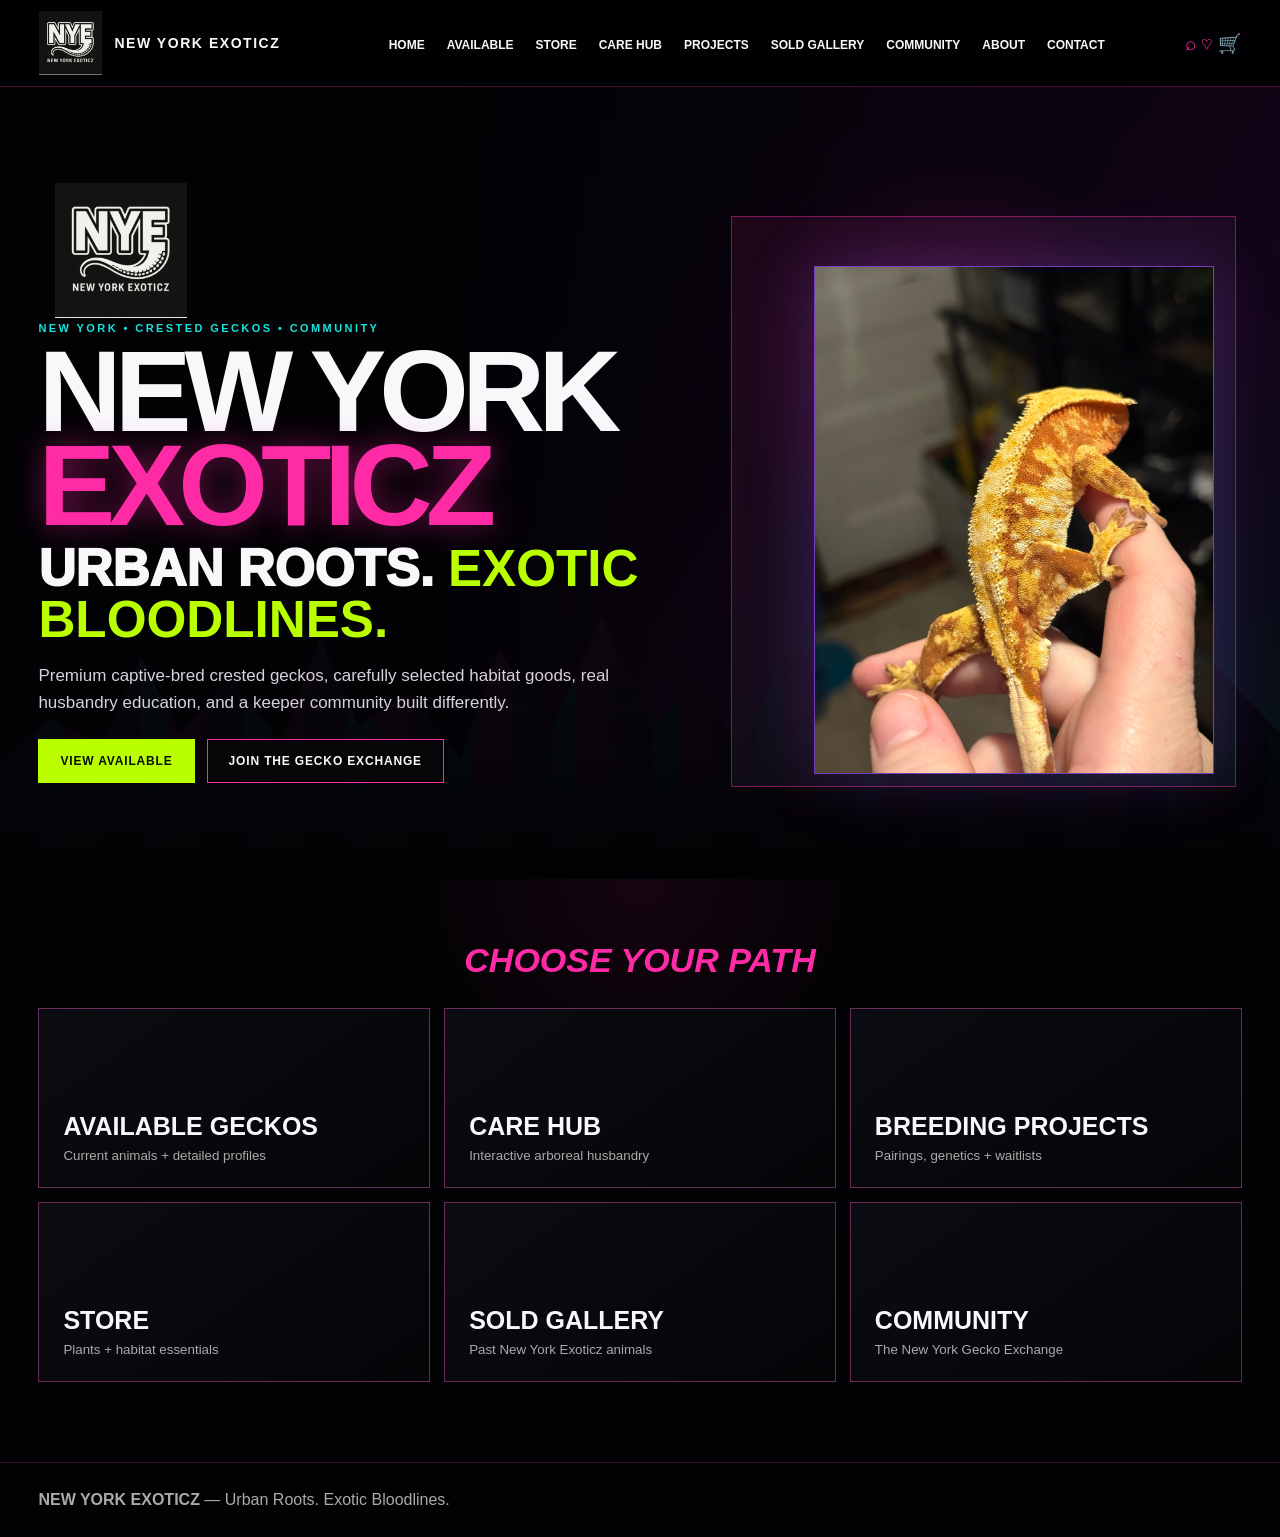
<file: index.html>
<!doctype html><html><head><meta charset="utf-8"><meta name="viewport" content="width=device-width,initial-scale=1"><title>New York Exoticz</title><link rel="stylesheet" href="styles.css"></head><body><header><div class="wrap navbar"><a class="brand" href="index.html"><img src="logo.jpg"><b>NEW YORK EXOTICZ</b></a><nav><a href="index.html">HOME</a><a href="available.html">AVAILABLE</a><a href="store.html">STORE</a><a href="care.html">CARE HUB</a><a href="projects.html">PROJECTS</a><a href="sold.html">SOLD GALLERY</a><a href="community.html">COMMUNITY</a><a href="about.html">ABOUT</a><a href="contact.html">CONTACT</a></nav><div class="icons">⌕ ♡ 🛒</div></div></header><section class="homeHero"><div class="wrap heroInner"><div><img class="heroLogo" src="logo.jpg"><div class="micro">NEW YORK • CRESTED GECKOS • COMMUNITY</div><h1>NEW YORK <span>EXOTICZ</span></h1><div class="tag">URBAN ROOTS. <b>EXOTIC BLOODLINES.</b></div><p class="copy">Premium captive-bred crested geckos, carefully selected habitat goods, real husbandry education, and a keeper community built differently.</p><div class="actions"><a class="btn fill" href="available.html">VIEW AVAILABLE</a><a class="btn pink" href="community.html">JOIN THE GECKO EXCHANGE</a></div></div><div class="heroVisual"><img src="gecko-c.jpg"></div></div></section><section class="paths"><div class="wrap"><h2>CHOOSE YOUR PATH</h2><div class="pathGrid"><a class="path" href="available.html"><strong>AVAILABLE GECKOS</strong><small>Current animals + detailed profiles</small></a><a class="path" href="care.html"><strong>CARE HUB</strong><small>Interactive arboreal husbandry</small></a><a class="path" href="projects.html"><strong>BREEDING PROJECTS</strong><small>Pairings, genetics + waitlists</small></a><a class="path" href="store.html"><strong>STORE</strong><small>Plants + habitat essentials</small></a><a class="path" href="sold.html"><strong>SOLD GALLERY</strong><small>Past New York Exoticz animals</small></a><a class="path" href="community.html"><strong>COMMUNITY</strong><small>The New York Gecko Exchange</small></a></div></div></section><footer><div class="wrap"><b>NEW YORK EXOTICZ</b> — Urban Roots. Exotic Bloodlines.</div></footer></body></html>
</file>
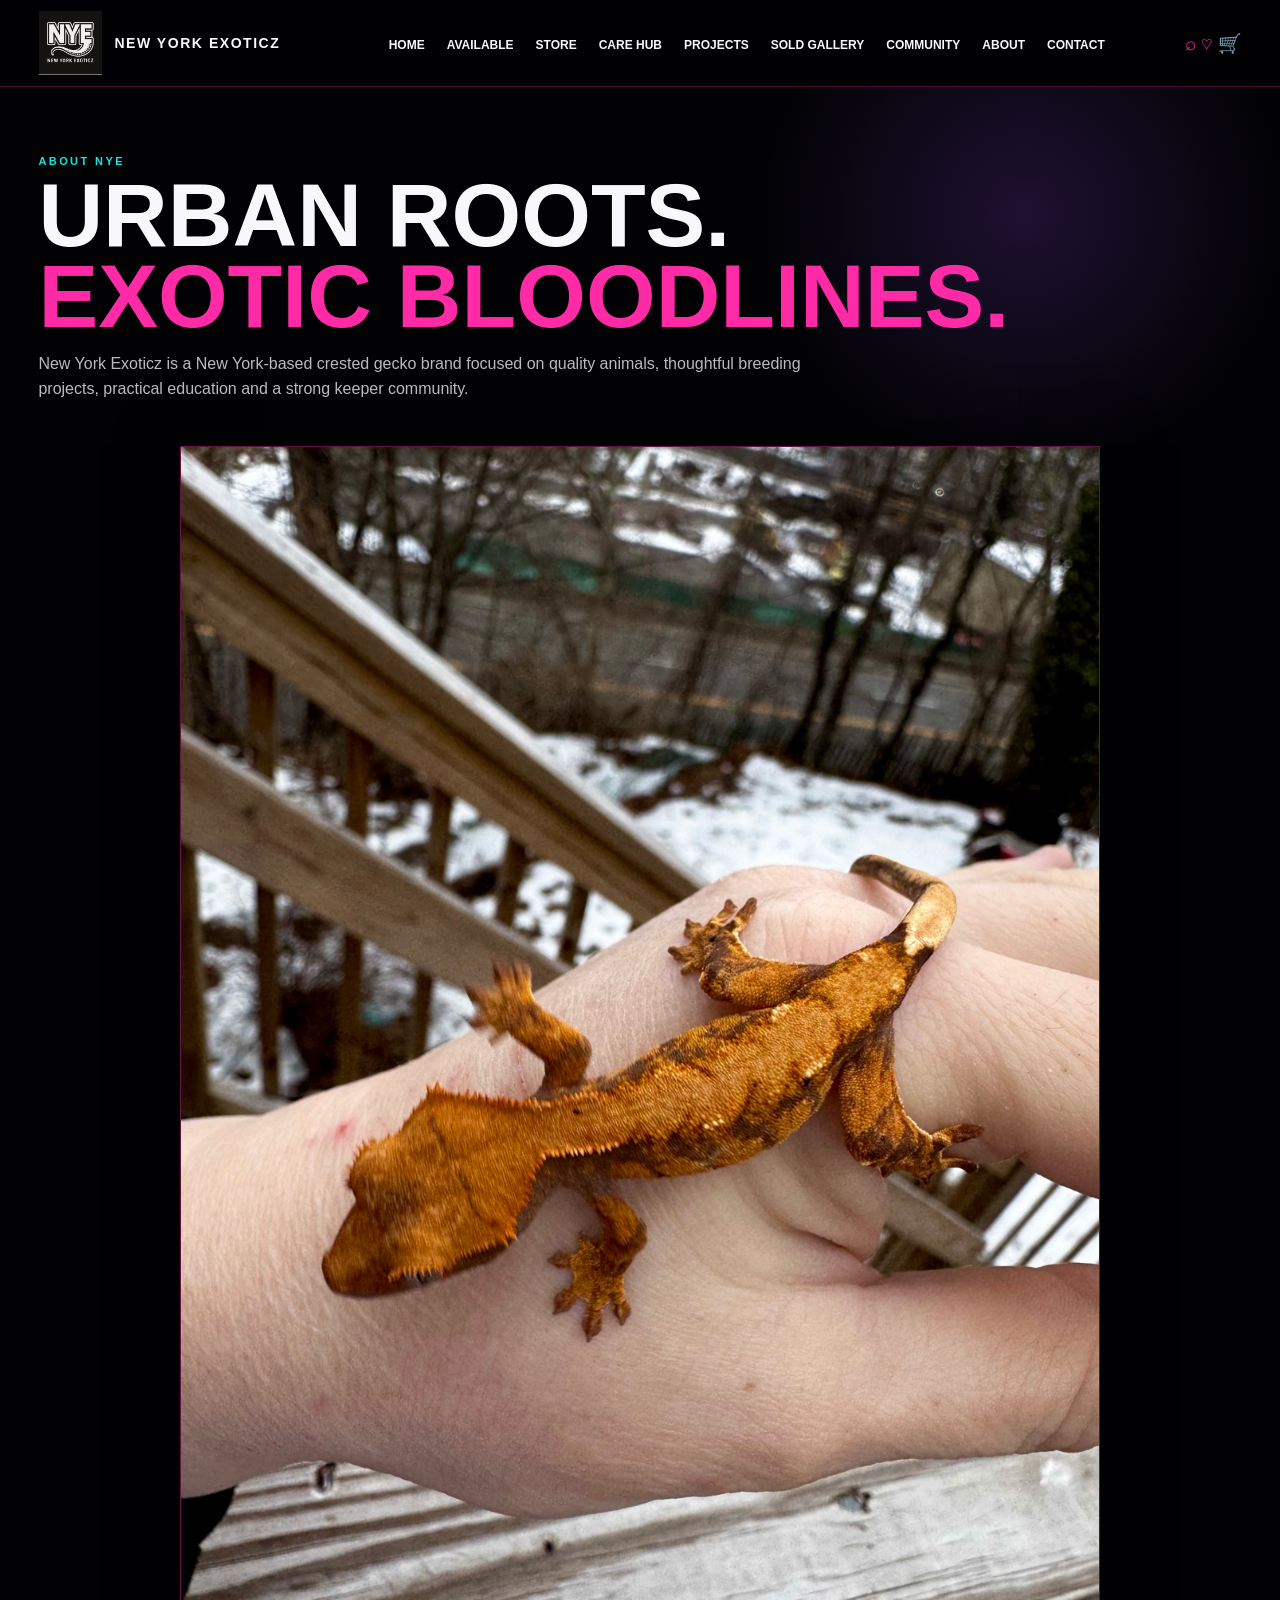
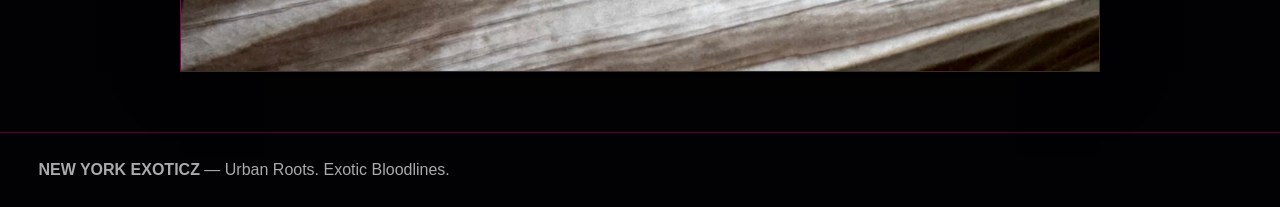
<file: about.html>
<!doctype html><html><head><meta charset="utf-8"><meta name="viewport" content="width=device-width,initial-scale=1"><title>About | New York Exoticz</title><link rel="stylesheet" href="styles.css"></head><body><header><div class="wrap navbar"><a class="brand" href="index.html"><img src="logo.jpg"><b>NEW YORK EXOTICZ</b></a><nav><a href="index.html">HOME</a><a href="available.html">AVAILABLE</a><a href="store.html">STORE</a><a href="care.html">CARE HUB</a><a href="projects.html">PROJECTS</a><a href="sold.html">SOLD GALLERY</a><a href="community.html">COMMUNITY</a><a href="about.html">ABOUT</a><a href="contact.html">CONTACT</a></nav><div class="icons">⌕ ♡ 🛒</div></div></header><section class="pageHero"><div class="wrap"><div class="micro">ABOUT NYE</div><h1>URBAN ROOTS.<br><span style="color:var(--pink)">EXOTIC BLOODLINES.</span></h1><p>New York Exoticz is a New York-based crested gecko brand focused on quality animals, thoughtful breeding projects, practical education and a strong keeper community.</p></div></section><div class="concept" style="max-width:920px"><img src="gecko-d.jpg"></div><footer><div class="wrap"><b>NEW YORK EXOTICZ</b> — Urban Roots. Exotic Bloodlines.</div></footer></body></html>
</file>
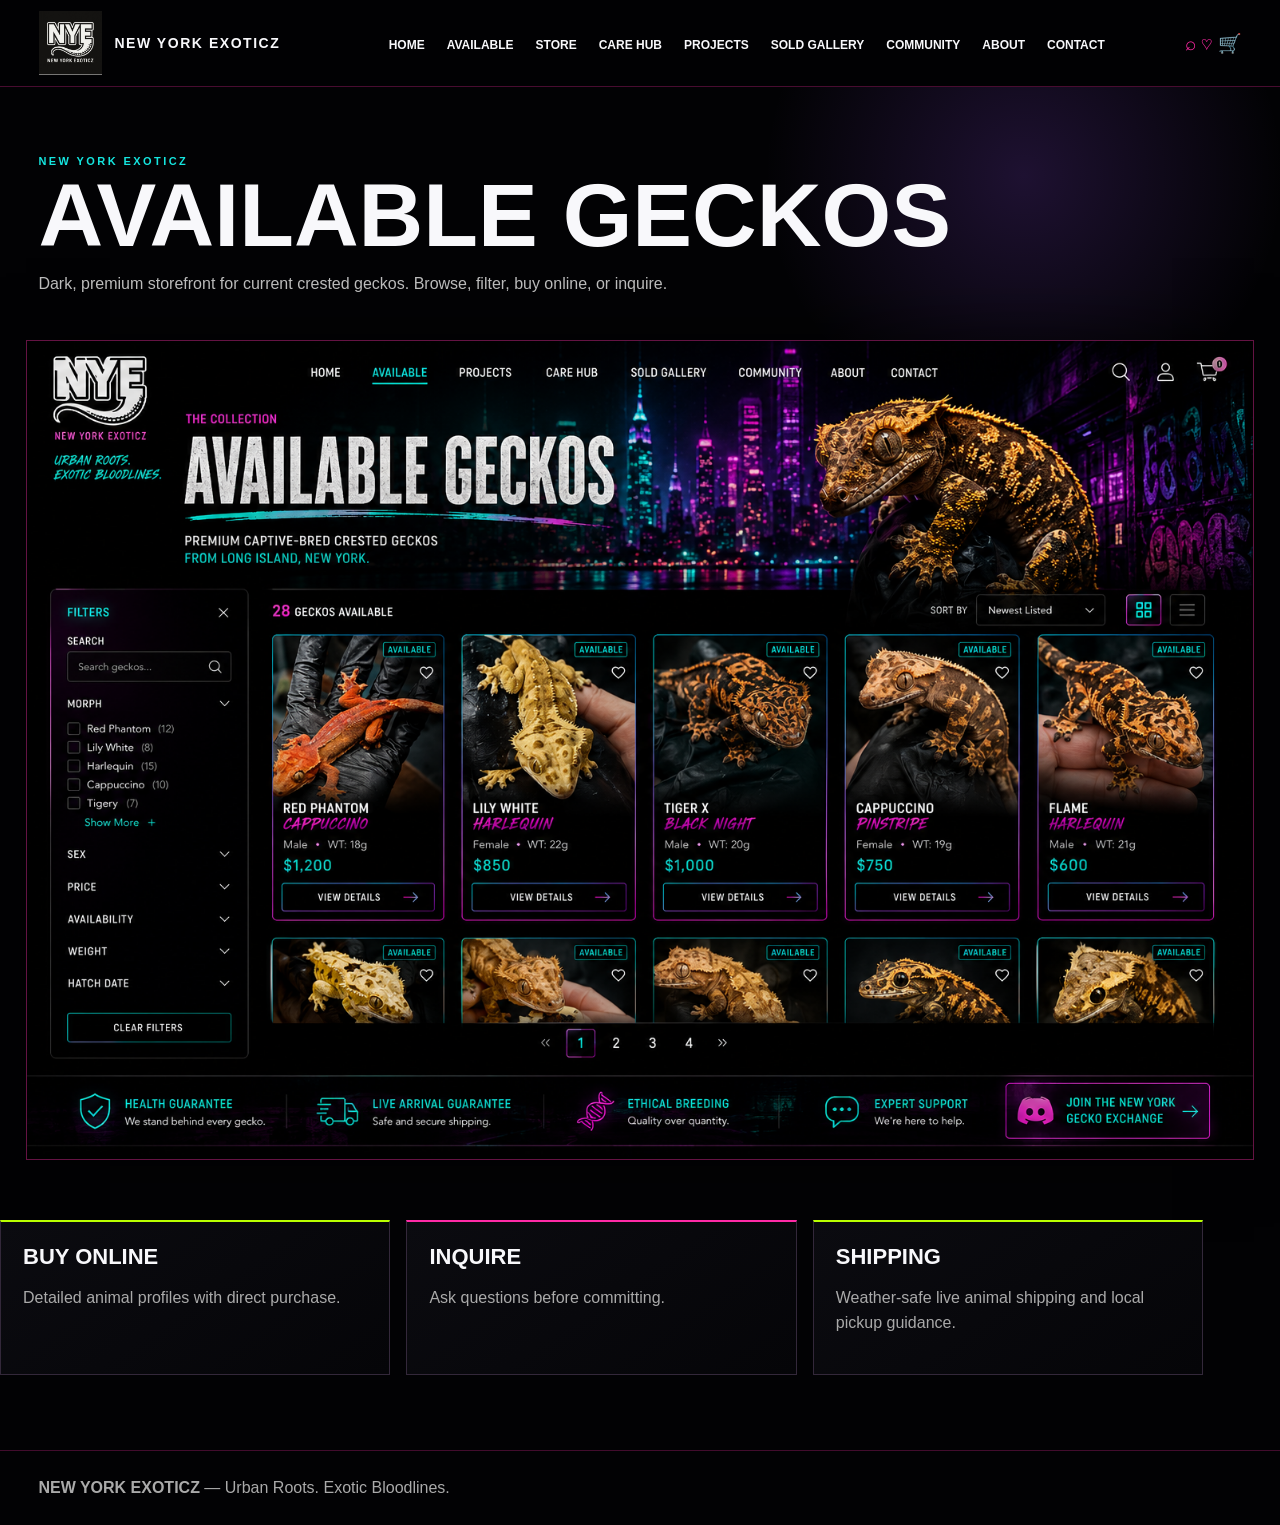
<file: available.html>
<!doctype html><html><head><meta charset="utf-8"><meta name="viewport" content="width=device-width,initial-scale=1"><title>AVAILABLE GECKOS | New York Exoticz</title><link rel="stylesheet" href="styles.css"></head><body><header><div class="wrap navbar"><a class="brand" href="index.html"><img src="logo.jpg"><b>NEW YORK EXOTICZ</b></a><nav><a href="index.html">HOME</a><a href="available.html">AVAILABLE</a><a href="store.html">STORE</a><a href="care.html">CARE HUB</a><a href="projects.html">PROJECTS</a><a href="sold.html">SOLD GALLERY</a><a href="community.html">COMMUNITY</a><a href="about.html">ABOUT</a><a href="contact.html">CONTACT</a></nav><div class="icons">⌕ ♡ 🛒</div></div></header><section class="pageHero"><div class="wrap"><div class="micro">NEW YORK EXOTICZ</div><h1>AVAILABLE GECKOS</h1><p>Dark, premium storefront for current crested geckos. Browse, filter, buy online, or inquire.</p></div></section><div class="concept"><img src="available-concept.png"></div><section class="wrap cards"><div class="card"><strong>BUY ONLINE</strong><p>Detailed animal profiles with direct purchase.</p></div><div class="card"><strong>INQUIRE</strong><p>Ask questions before committing.</p></div><div class="card"><strong>SHIPPING</strong><p>Weather-safe live animal shipping and local pickup guidance.</p></div></section><footer><div class="wrap"><b>NEW YORK EXOTICZ</b> — Urban Roots. Exotic Bloodlines.</div></footer></body></html>
</file>
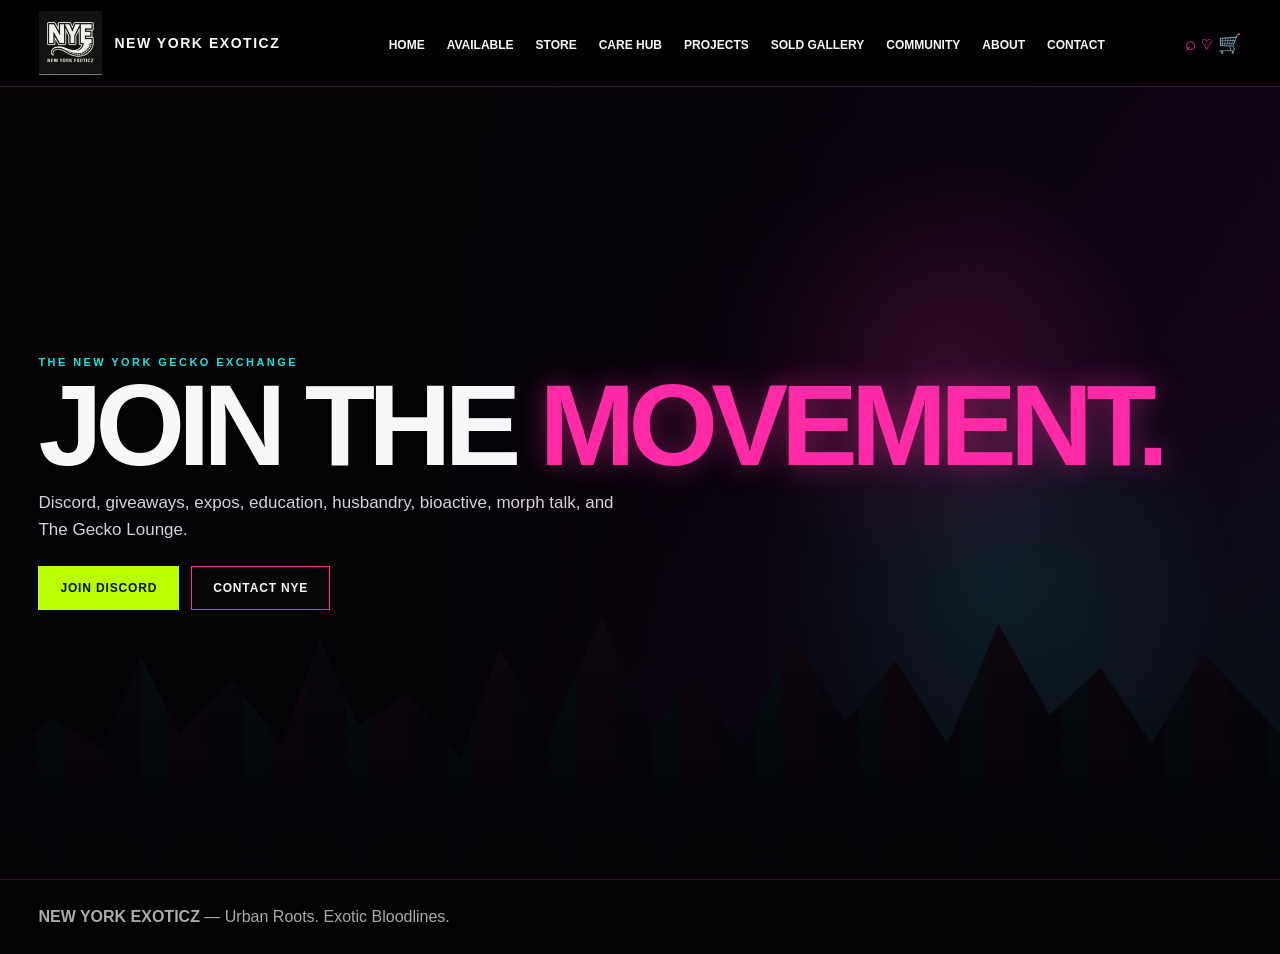
<file: community.html>
<!doctype html><html><head><meta charset="utf-8"><meta name="viewport" content="width=device-width,initial-scale=1"><title>Community | New York Exoticz</title><link rel="stylesheet" href="styles.css"></head><body><header><div class="wrap navbar"><a class="brand" href="index.html"><img src="logo.jpg"><b>NEW YORK EXOTICZ</b></a><nav><a href="index.html">HOME</a><a href="available.html">AVAILABLE</a><a href="store.html">STORE</a><a href="care.html">CARE HUB</a><a href="projects.html">PROJECTS</a><a href="sold.html">SOLD GALLERY</a><a href="community.html">COMMUNITY</a><a href="about.html">ABOUT</a><a href="contact.html">CONTACT</a></nav><div class="icons">⌕ ♡ 🛒</div></div></header><section class="homeHero"><div class="wrap heroInner" style="grid-template-columns:1fr"><div><div class="micro">THE NEW YORK GECKO EXCHANGE</div><h1>JOIN THE <span>MOVEMENT.</span></h1><p class="copy">Discord, giveaways, expos, education, husbandry, bioactive, morph talk, and The Gecko Lounge.</p><div class="actions"><a class="btn fill" href="#">JOIN DISCORD</a><a class="btn pink" href="contact.html">CONTACT NYE</a></div></div></div></section><footer><div class="wrap"><b>NEW YORK EXOTICZ</b> — Urban Roots. Exotic Bloodlines.</div></footer></body></html>
</file>
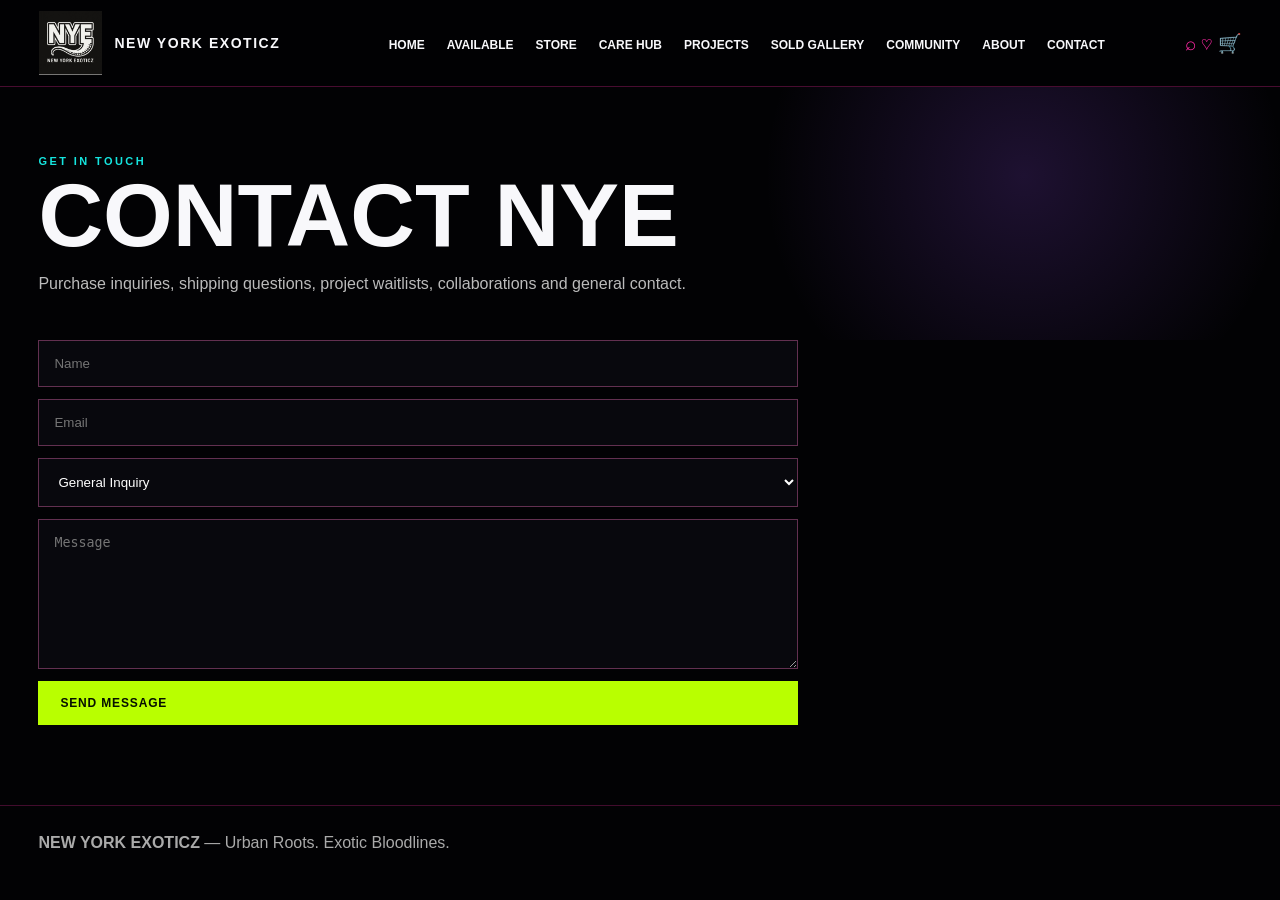
<file: contact.html>
<!doctype html><html><head><meta charset="utf-8"><meta name="viewport" content="width=device-width,initial-scale=1"><title>Contact | New York Exoticz</title><link rel="stylesheet" href="styles.css"></head><body><header><div class="wrap navbar"><a class="brand" href="index.html"><img src="logo.jpg"><b>NEW YORK EXOTICZ</b></a><nav><a href="index.html">HOME</a><a href="available.html">AVAILABLE</a><a href="store.html">STORE</a><a href="care.html">CARE HUB</a><a href="projects.html">PROJECTS</a><a href="sold.html">SOLD GALLERY</a><a href="community.html">COMMUNITY</a><a href="about.html">ABOUT</a><a href="contact.html">CONTACT</a></nav><div class="icons">⌕ ♡ 🛒</div></div></header><section class="pageHero"><div class="wrap"><div class="micro">GET IN TOUCH</div><h1>CONTACT NYE</h1><p>Purchase inquiries, shipping questions, project waitlists, collaborations and general contact.</p></div></section><section class="wrap"><form class="form"><input placeholder="Name"><input placeholder="Email"><select><option>General Inquiry</option><option>Gecko Purchase</option><option>Shipping</option><option>Breeding Project Waitlist</option></select><textarea placeholder="Message"></textarea><button class="btn fill" type="button">SEND MESSAGE</button></form></section><footer><div class="wrap"><b>NEW YORK EXOTICZ</b> — Urban Roots. Exotic Bloodlines.</div></footer></body></html>
</file>
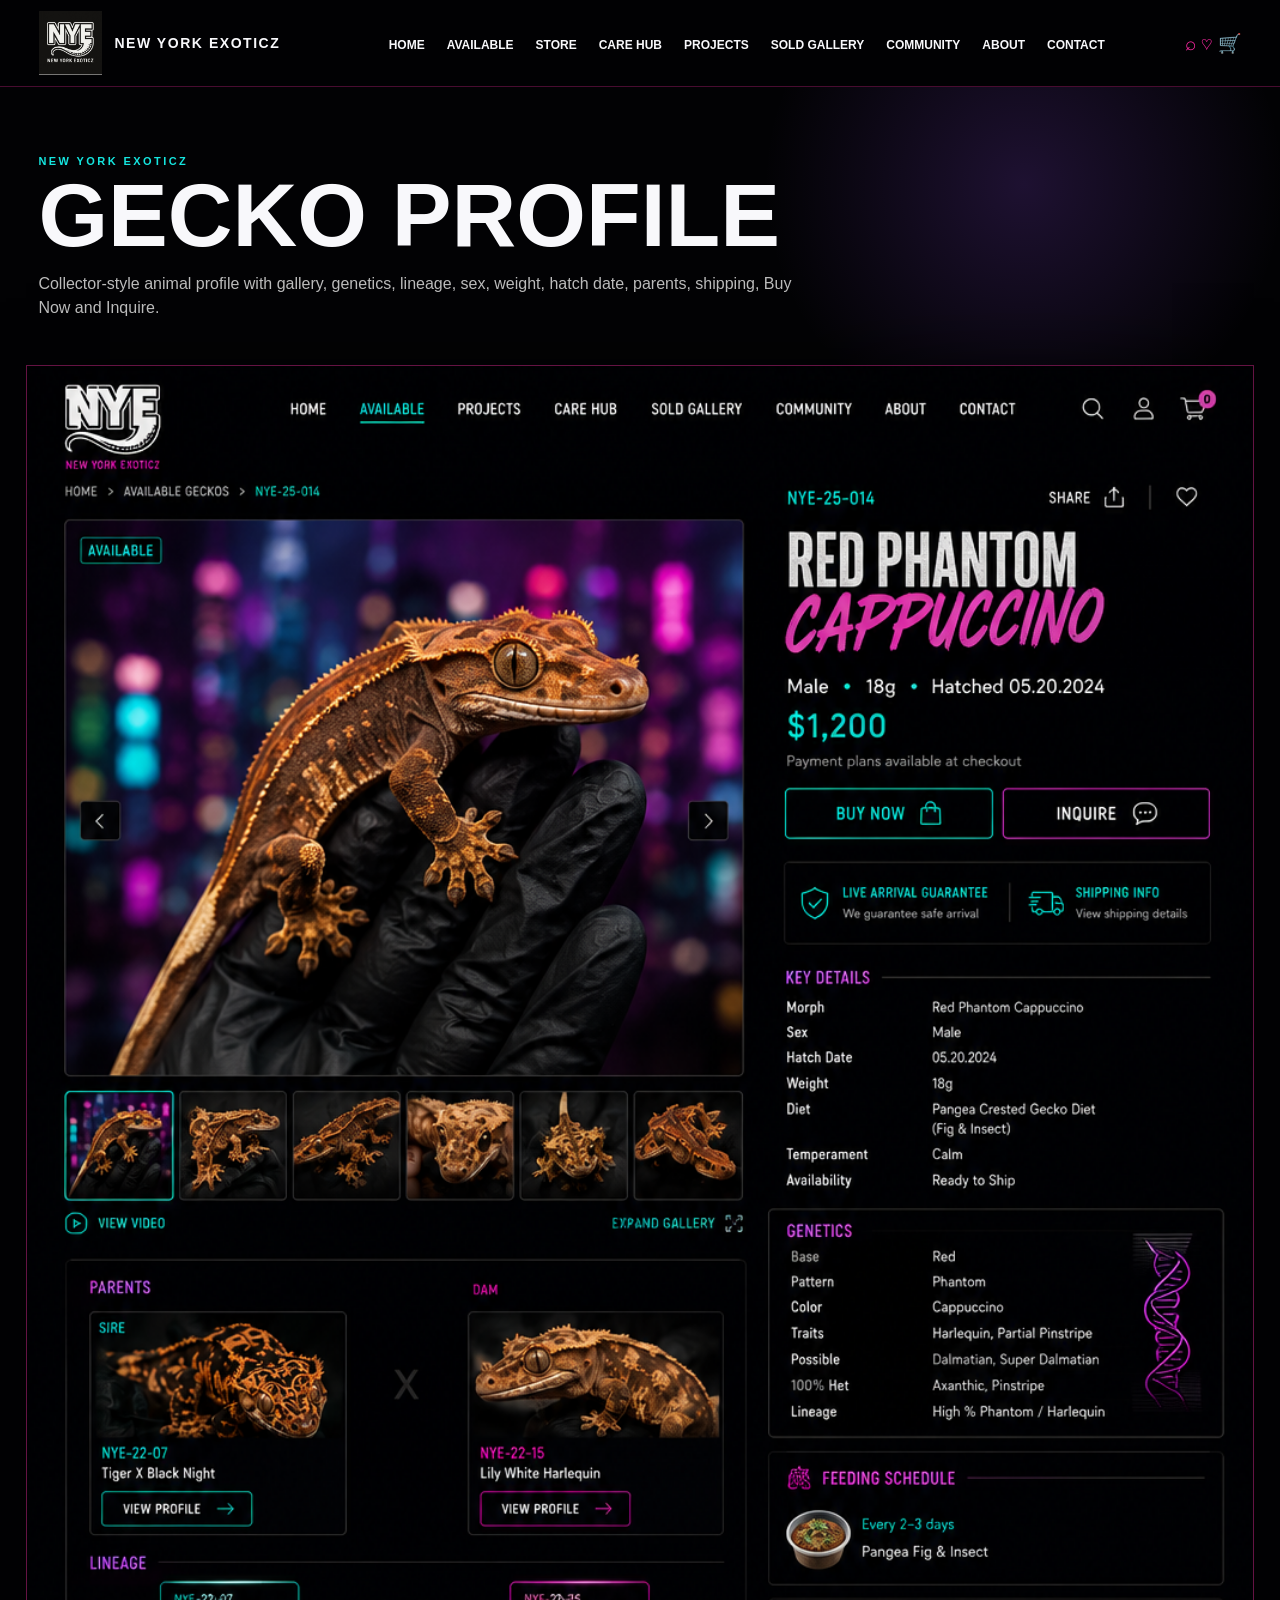
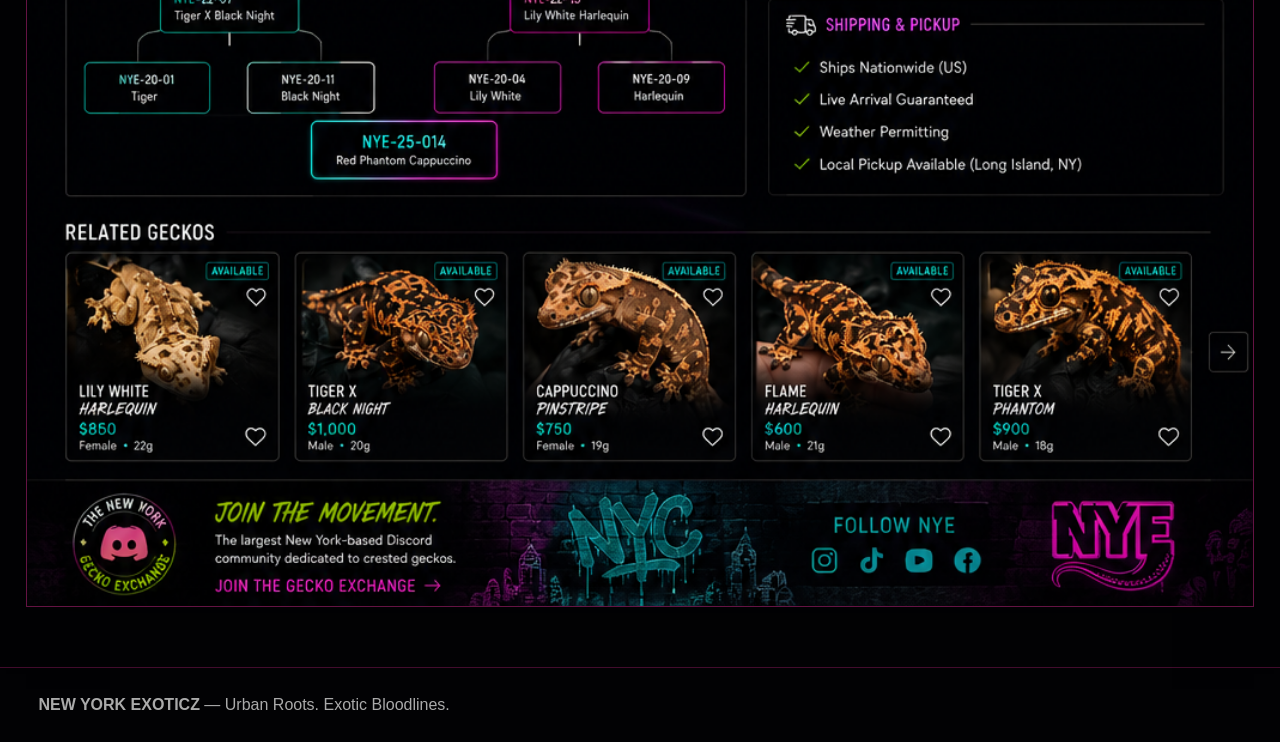
<file: gecko.html>
<!doctype html><html><head><meta charset="utf-8"><meta name="viewport" content="width=device-width,initial-scale=1"><title>GECKO PROFILE | New York Exoticz</title><link rel="stylesheet" href="styles.css"></head><body><header><div class="wrap navbar"><a class="brand" href="index.html"><img src="logo.jpg"><b>NEW YORK EXOTICZ</b></a><nav><a href="index.html">HOME</a><a href="available.html">AVAILABLE</a><a href="store.html">STORE</a><a href="care.html">CARE HUB</a><a href="projects.html">PROJECTS</a><a href="sold.html">SOLD GALLERY</a><a href="community.html">COMMUNITY</a><a href="about.html">ABOUT</a><a href="contact.html">CONTACT</a></nav><div class="icons">⌕ ♡ 🛒</div></div></header><section class="pageHero"><div class="wrap"><div class="micro">NEW YORK EXOTICZ</div><h1>GECKO PROFILE</h1><p>Collector-style animal profile with gallery, genetics, lineage, sex, weight, hatch date, parents, shipping, Buy Now and Inquire.</p></div></section><div class="concept"><img src="product-concept.png"></div><footer><div class="wrap"><b>NEW YORK EXOTICZ</b> — Urban Roots. Exotic Bloodlines.</div></footer></body></html>
</file>
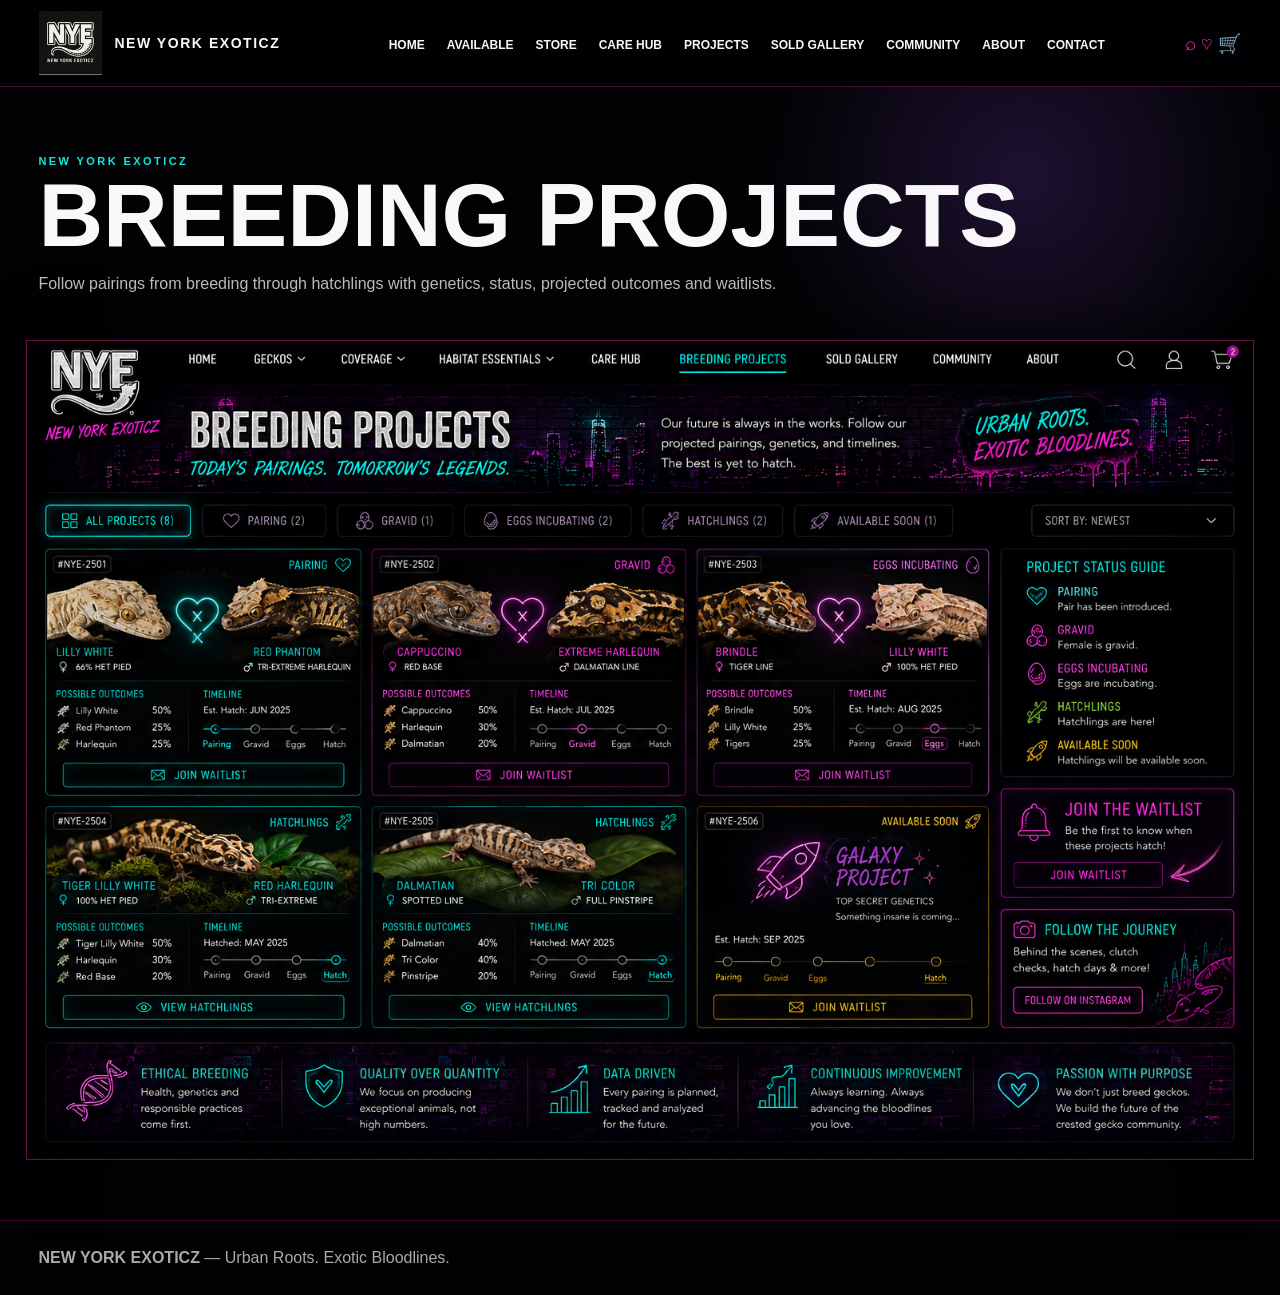
<file: projects.html>
<!doctype html><html><head><meta charset="utf-8"><meta name="viewport" content="width=device-width,initial-scale=1"><title>BREEDING PROJECTS | New York Exoticz</title><link rel="stylesheet" href="styles.css"></head><body><header><div class="wrap navbar"><a class="brand" href="index.html"><img src="logo.jpg"><b>NEW YORK EXOTICZ</b></a><nav><a href="index.html">HOME</a><a href="available.html">AVAILABLE</a><a href="store.html">STORE</a><a href="care.html">CARE HUB</a><a href="projects.html">PROJECTS</a><a href="sold.html">SOLD GALLERY</a><a href="community.html">COMMUNITY</a><a href="about.html">ABOUT</a><a href="contact.html">CONTACT</a></nav><div class="icons">⌕ ♡ 🛒</div></div></header><section class="pageHero"><div class="wrap"><div class="micro">NEW YORK EXOTICZ</div><h1>BREEDING PROJECTS</h1><p>Follow pairings from breeding through hatchlings with genetics, status, projected outcomes and waitlists.</p></div></section><div class="concept"><img src="projects-concept.png"></div><footer><div class="wrap"><b>NEW YORK EXOTICZ</b> — Urban Roots. Exotic Bloodlines.</div></footer></body></html>
</file>
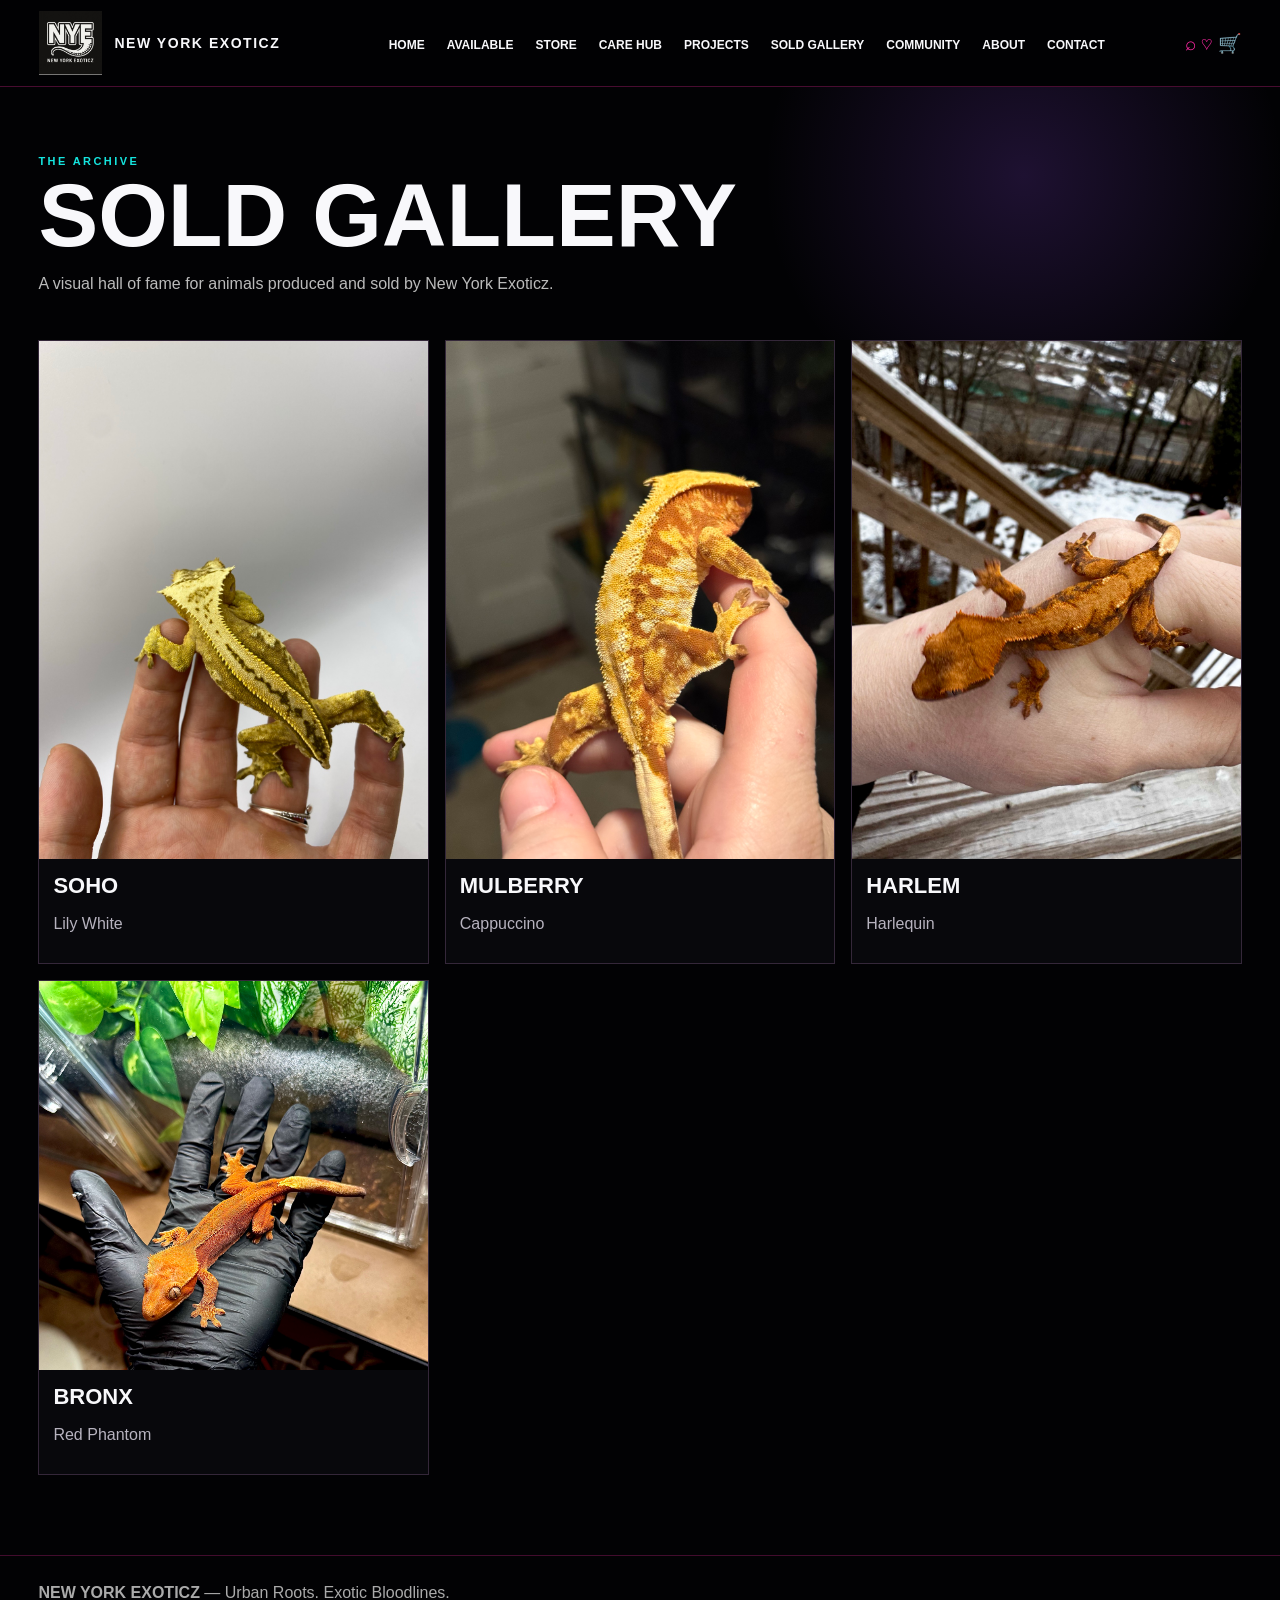
<file: sold.html>
<!doctype html><html><head><meta charset="utf-8"><meta name="viewport" content="width=device-width,initial-scale=1"><title>Sold Gallery | New York Exoticz</title><link rel="stylesheet" href="styles.css"></head><body><header><div class="wrap navbar"><a class="brand" href="index.html"><img src="logo.jpg"><b>NEW YORK EXOTICZ</b></a><nav><a href="index.html">HOME</a><a href="available.html">AVAILABLE</a><a href="store.html">STORE</a><a href="care.html">CARE HUB</a><a href="projects.html">PROJECTS</a><a href="sold.html">SOLD GALLERY</a><a href="community.html">COMMUNITY</a><a href="about.html">ABOUT</a><a href="contact.html">CONTACT</a></nav><div class="icons">⌕ ♡ 🛒</div></div></header><section class="pageHero"><div class="wrap"><div class="micro">THE ARCHIVE</div><h1>SOLD GALLERY</h1><p>A visual hall of fame for animals produced and sold by New York Exoticz.</p></div></section><section class="wrap soldGrid"><div class="soldItem"><img src="gecko-a.jpg"><div><strong>SOHO</strong><p class="muted">Lily White</p></div></div><div class="soldItem"><img src="gecko-b.jpg"><div><strong>BRONX</strong><p class="muted">Red Phantom</p></div></div><div class="soldItem"><img src="gecko-c.jpg"><div><strong>MULBERRY</strong><p class="muted">Cappuccino</p></div></div><div class="soldItem"><img src="gecko-d.jpg"><div><strong>HARLEM</strong><p class="muted">Harlequin</p></div></div></section><footer><div class="wrap"><b>NEW YORK EXOTICZ</b> — Urban Roots. Exotic Bloodlines.</div></footer></body></html>
</file>
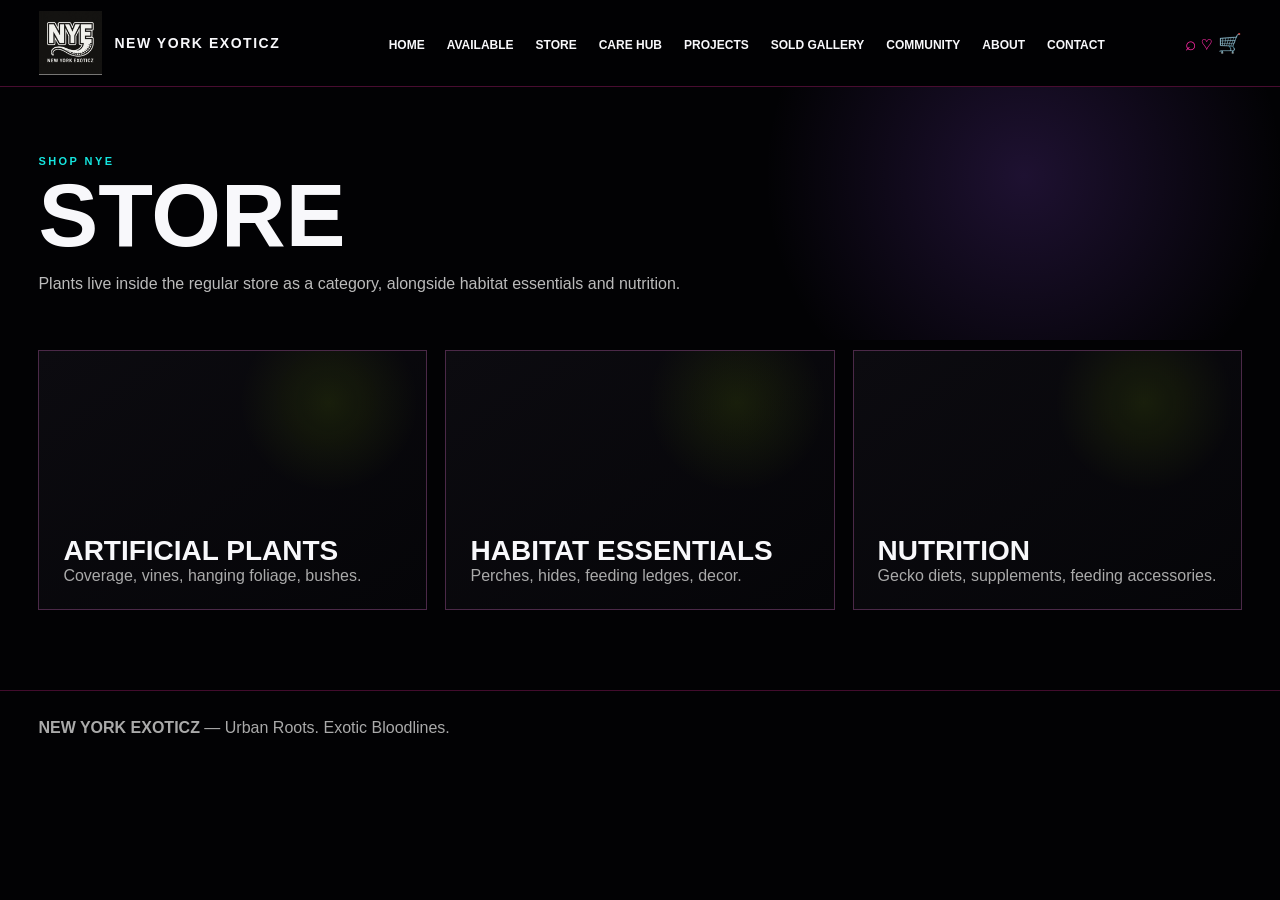
<file: store.html>
<!doctype html><html><head><meta charset="utf-8"><meta name="viewport" content="width=device-width,initial-scale=1"><title>Store | New York Exoticz</title><link rel="stylesheet" href="styles.css"></head><body><header><div class="wrap navbar"><a class="brand" href="index.html"><img src="logo.jpg"><b>NEW YORK EXOTICZ</b></a><nav><a href="index.html">HOME</a><a href="available.html">AVAILABLE</a><a href="store.html">STORE</a><a href="care.html">CARE HUB</a><a href="projects.html">PROJECTS</a><a href="sold.html">SOLD GALLERY</a><a href="community.html">COMMUNITY</a><a href="about.html">ABOUT</a><a href="contact.html">CONTACT</a></nav><div class="icons">⌕ ♡ 🛒</div></div></header><section class="pageHero"><div class="wrap"><div class="micro">SHOP NYE</div><h1>STORE</h1><p>Plants live inside the regular store as a category, alongside habitat essentials and nutrition.</p></div></section><section class="wrap storeGrid"><a class="storeCat"><strong>ARTIFICIAL PLANTS</strong><span>Coverage, vines, hanging foliage, bushes.</span></a><a class="storeCat"><strong>HABITAT ESSENTIALS</strong><span>Perches, hides, feeding ledges, decor.</span></a><a class="storeCat"><strong>NUTRITION</strong><span>Gecko diets, supplements, feeding accessories.</span></a></section><footer><div class="wrap"><b>NEW YORK EXOTICZ</b> — Urban Roots. Exotic Bloodlines.</div></footer></body></html>
</file>
<file: styles.css>
:root{--bg:#020204;--pink:#ff2aa6;--lime:#b9ff00;--teal:#15e5df;--purple:#9a55ff;--txt:#f8f8fb;--muted:#b7b3bf}
*{box-sizing:border-box}html{scroll-behavior:smooth}body{margin:0;background:#020204;color:var(--txt);font-family:Arial,Helvetica,sans-serif}
a{color:inherit;text-decoration:none}.wrap{width:min(1460px,94vw);margin:auto}
header{position:sticky;top:0;z-index:50;background:rgba(2,2,4,.92);backdrop-filter:blur(14px);border-bottom:1px solid rgba(255,42,166,.28)}
.navbar{min-height:86px;display:flex;align-items:center;gap:22px}.brand{display:flex;align-items:center;gap:12px;min-width:270px}.brand img{width:64px;height:64px;object-fit:contain}.brand b{letter-spacing:.11em;font-size:14px}
nav{display:flex;justify-content:center;gap:22px;flex:1;font-size:12px;font-weight:900}nav a{padding:34px 0 28px;border-bottom:3px solid transparent}nav a:hover{color:var(--pink);border-color:var(--pink)}
.icons{color:var(--pink);font-size:19px}
.btn{display:inline-flex;padding:14px 21px;border:1px solid var(--lime);font-size:12px;font-weight:900;letter-spacing:.07em;text-transform:uppercase;background:#060608}.btn.pink{border-color:var(--pink)}.btn.fill{background:var(--lime);color:#061000}
.micro{font-size:11px;letter-spacing:.22em;color:var(--teal);font-weight:900;text-transform:uppercase}.muted{color:var(--muted)}
/* HOME */
.homeHero{min-height:88vh;position:relative;display:grid;align-items:center;overflow:hidden;background:
linear-gradient(90deg,rgba(2,2,4,.96) 0 34%,rgba(2,2,4,.66) 52%,rgba(2,2,4,.20)),
radial-gradient(circle at 73% 35%,rgba(255,42,166,.28),transparent 20%),
radial-gradient(circle at 77% 62%,rgba(21,229,223,.18),transparent 22%),
linear-gradient(150deg,#030309,#18051e 62%,#04191b)}
.homeHero:after{content:"";position:absolute;left:0;right:0;bottom:0;height:46%;background:
linear-gradient(to top,#020204 0,transparent 90%),
repeating-linear-gradient(90deg,#0b0712 0 3%,#071017 3% 5%,#120711 5% 8%);
clip-path:polygon(0 68%,4% 56%,8% 64%,11% 39%,14% 60%,18% 45%,22% 63%,25% 34%,28% 58%,32% 49%,36% 67%,39% 37%,43% 60%,47% 28%,51% 59%,54% 45%,58% 64%,62% 33%,66% 57%,70% 40%,74% 63%,78% 30%,82% 55%,86% 42%,90% 63%,94% 38%,100% 60%,100% 100%,0 100%)}
.heroInner{position:relative;z-index:2;display:grid;grid-template-columns:1.05fr .95fr;align-items:center;gap:34px}.heroLogo{width:165px;height:135px;object-fit:contain}.homeHero h1{font-size:clamp(68px,9vw,130px);line-height:.82;letter-spacing:-.06em;margin:10px 0;text-transform:uppercase}.homeHero h1 span{color:var(--pink);text-shadow:0 0 30px rgba(255,42,166,.45)}.tag{font-size:clamp(26px,4vw,52px);font-weight:1000;text-transform:uppercase;line-height:1}.tag b{color:var(--lime)}.copy{max-width:590px;color:#d7d1dc;line-height:1.6;font-size:17px}.actions{display:flex;gap:12px;flex-wrap:wrap;margin-top:23px}
.heroVisual{position:relative;height:620px}.heroVisual img{position:absolute;right:5%;bottom:3%;width:72%;height:82%;object-fit:cover;border:1px solid rgba(157,85,255,.7);box-shadow:0 0 60px rgba(157,85,255,.25)}.heroVisual:before{content:"";position:absolute;inset:7% 1% 1% 8%;border:1px solid rgba(255,42,166,.45);background:linear-gradient(135deg,rgba(255,42,166,.09),rgba(21,229,223,.05))}
.paths{padding:34px 0 80px;background:radial-gradient(circle at 50% 0,rgba(255,42,166,.08),transparent 28%)}.paths h2{text-align:center;color:var(--pink);font-size:34px;font-style:italic;text-transform:uppercase}.pathGrid{display:grid;grid-template-columns:repeat(3,1fr);gap:14px}.path{min-height:180px;padding:24px;border:1px solid #6b2b59;background:linear-gradient(145deg,#0c0b11,#050508);display:flex;flex-direction:column;justify-content:flex-end}.path strong{font-size:25px;text-transform:uppercase}.path small{color:#aaa;margin-top:7px}
/* PAGE SHELLS */
.pageHero{padding:68px 0 28px;background:radial-gradient(circle at 80% 35%,rgba(157,85,255,.18),transparent 25%)}.pageHero h1{font-size:clamp(52px,7vw,92px);margin:8px 0;text-transform:uppercase;line-height:.9}.pageHero p{max-width:780px;color:#bbb;line-height:1.55}
.concept{width:min(1520px,96vw);margin:0 auto 60px;border:1px solid rgba(255,42,166,.38);box-shadow:0 0 55px rgba(0,0,0,.6);background:#050507}.concept img{width:100%;display:block}
.cards{display:grid;grid-template-columns:repeat(3,1fr);gap:16px;margin:25px 0 75px}.card{padding:22px;background:linear-gradient(145deg,#0b0b10,#050508);border:1px solid #33283a}.card:nth-child(odd){border-top:2px solid var(--lime)}.card:nth-child(even){border-top:2px solid var(--pink)}.card strong{font-size:22px;text-transform:uppercase}.card p{color:#aaa;line-height:1.55}
/* CARE */
.careScreen{min-height:calc(100vh - 86px);background:url('care-concept.png') center top/cover no-repeat;position:relative}.careScreen:after{content:"";position:absolute;inset:0;background:linear-gradient(180deg,transparent 0 82%,#020204 100%);pointer-events:none}.careBar{position:absolute;z-index:2;left:50%;bottom:28px;transform:translateX(-50%);display:flex;gap:10px;flex-wrap:wrap;justify-content:center}.careBar a{background:rgba(2,2,4,.86);border:1px solid var(--pink);padding:11px 15px;font-size:11px;font-weight:900}
/* STORE */
.storeGrid{display:grid;grid-template-columns:repeat(3,1fr);gap:18px;padding:10px 0 80px}.storeCat{min-height:260px;padding:24px;border:1px solid #4b2948;background:radial-gradient(circle at 75% 20%,rgba(183,255,0,.09),transparent 25%),linear-gradient(145deg,#0c0b10,#050508);display:flex;flex-direction:column;justify-content:flex-end}.storeCat strong{font-size:28px;text-transform:uppercase}.storeCat span{color:#aaa}
/* SOLD */
.soldGrid{columns:3 300px;column-gap:16px;padding-bottom:80px}.soldItem{break-inside:avoid;margin:0 0 16px;background:#08080c;border:1px solid #342739}.soldItem img{width:100%;display:block}.soldItem div{padding:14px}.soldItem strong{font-size:22px;text-transform:uppercase}
/* FORM */
.form{display:grid;gap:12px;max-width:760px;padding-bottom:80px}.form input,.form textarea,.form select{padding:15px;background:#08080d;border:1px solid #623050;color:white}.form textarea{min-height:150px}
footer{padding:28px 0;border-top:1px solid rgba(255,42,166,.25);color:#aaa}
@media(max-width:1050px){nav{gap:12px;font-size:10px}.brand{min-width:auto}.heroInner{grid-template-columns:1fr}.heroVisual{height:480px}.pathGrid,.cards,.storeGrid{grid-template-columns:repeat(2,1fr)}}@media(max-width:740px){nav{display:none}.navbar{min-height:72px}.brand img{width:54px;height:54px}.pathGrid,.cards,.storeGrid{grid-template-columns:1fr}.homeHero h1{font-size:58px}.heroVisual{height:420px}.soldGrid{columns:1}}
</file>
